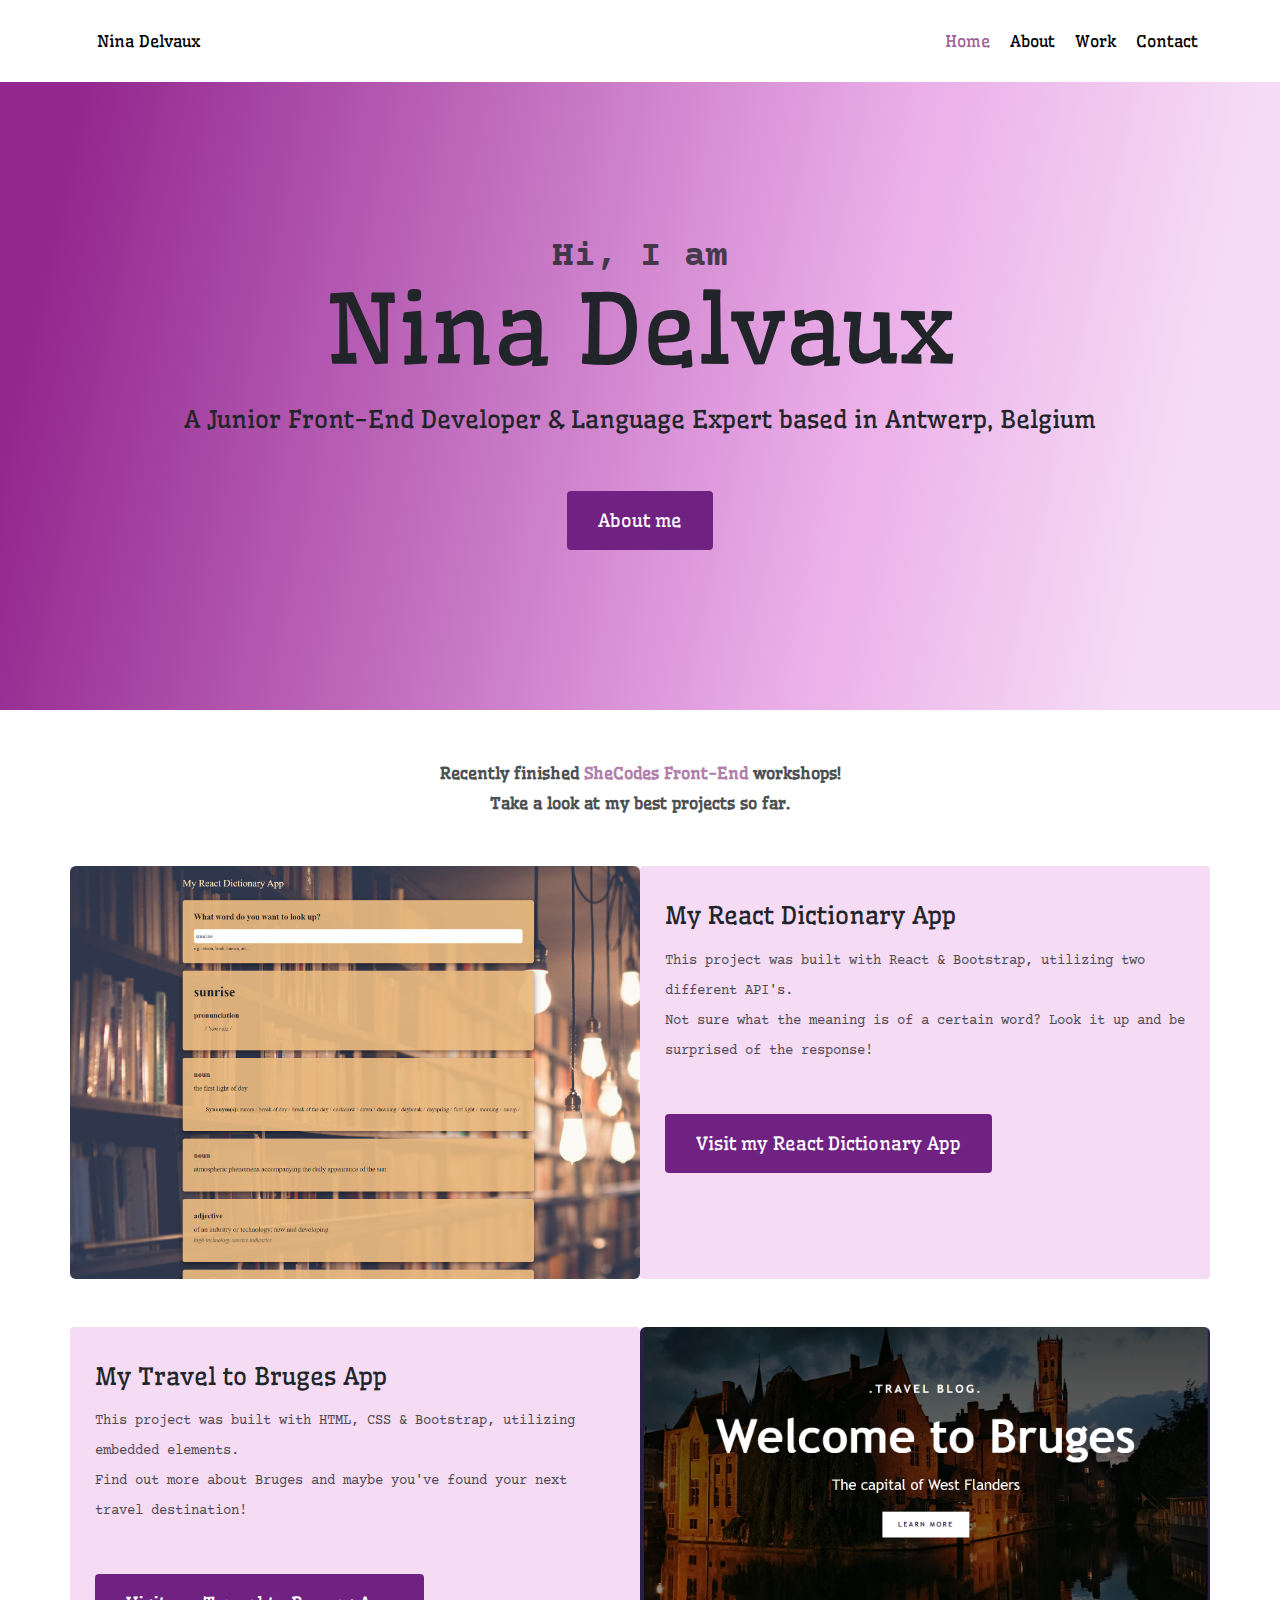
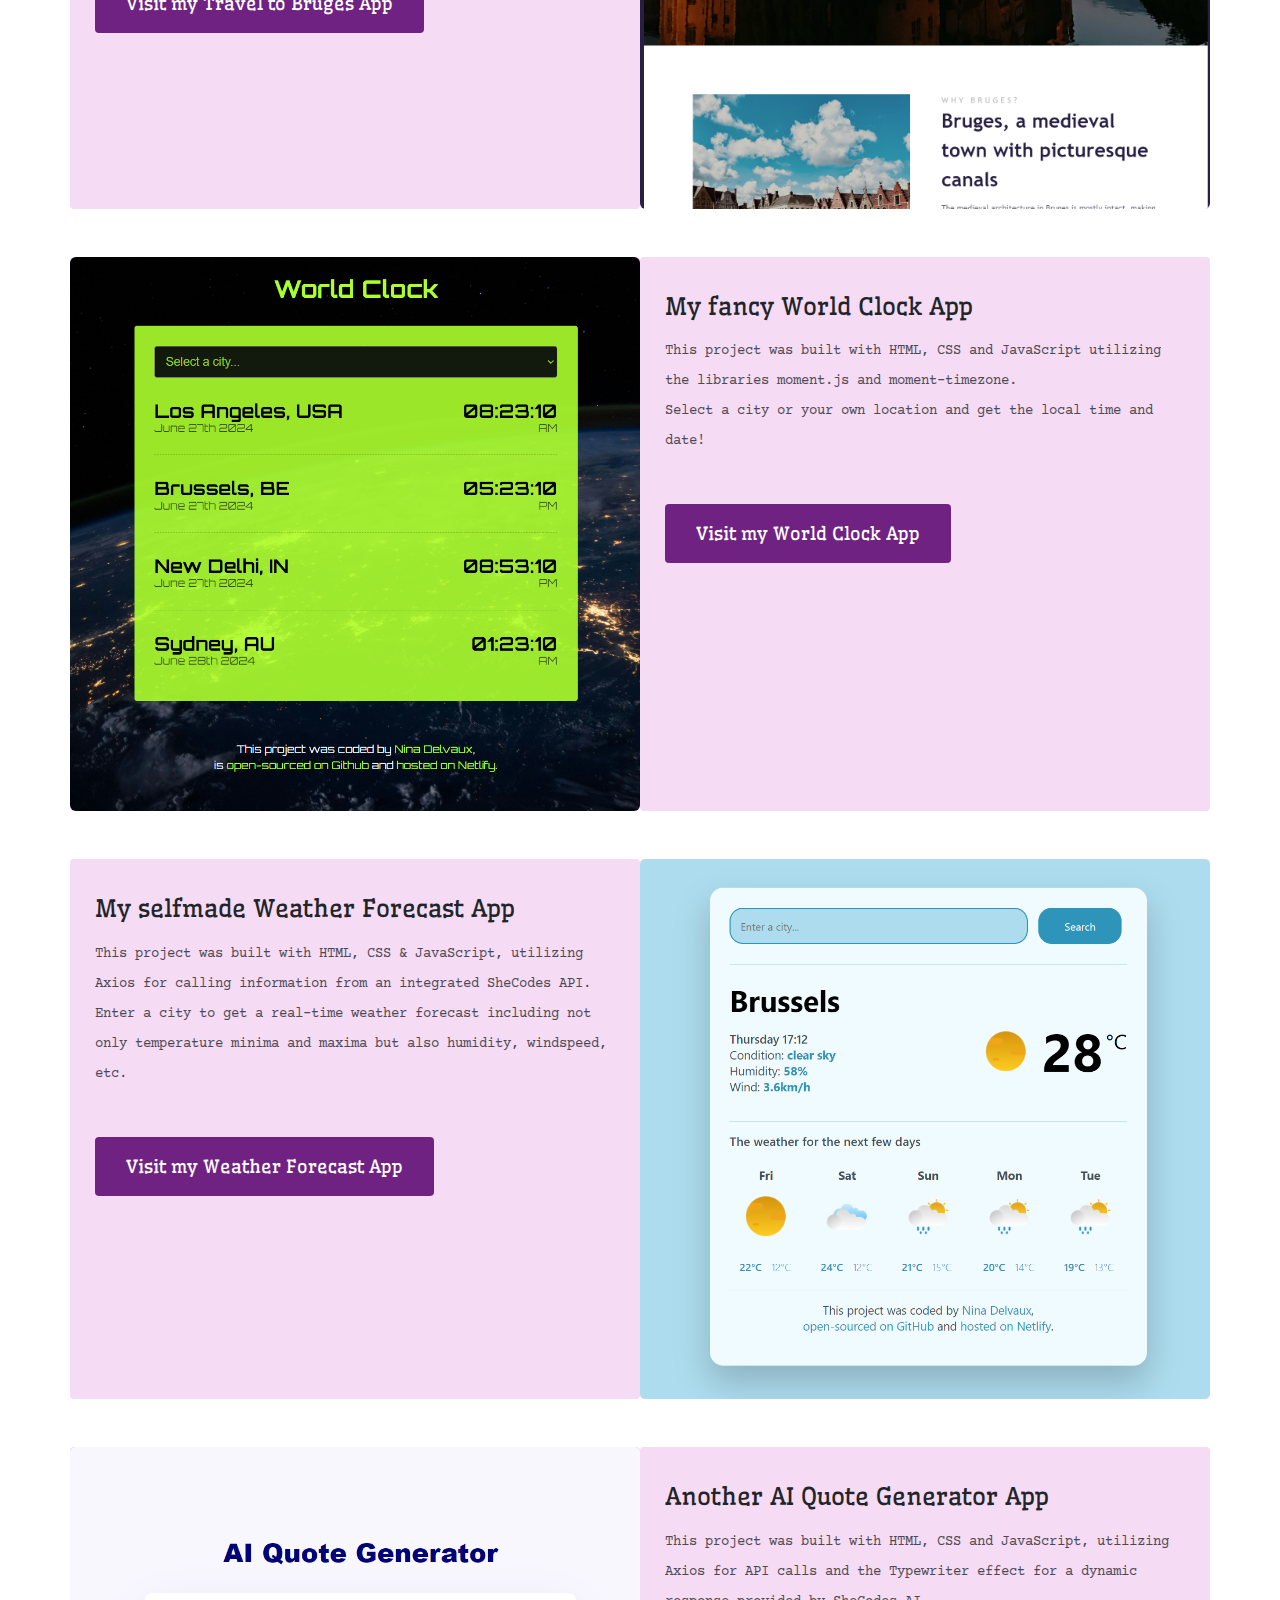
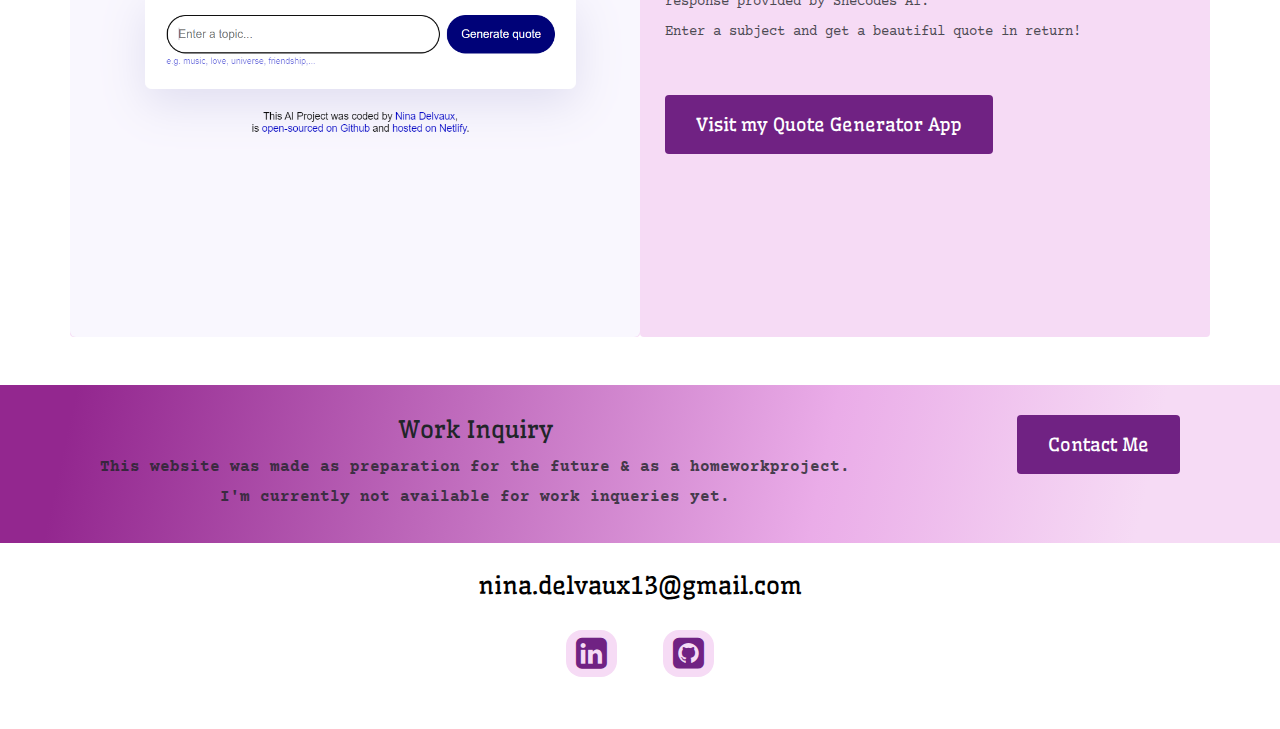
<file: index.html>
<!DOCTYPE html>
<html lang="en">
  <head>
    <meta charset="UTF-8" />
    <meta name="viewport" content="width=device-width, initial-scale=1.0" />
    <meta http-equiv="X-UA-Compatible" content="IE=7" />
    <link rel="preconnect" href="https://fonts.googleapis.com" />
    <link rel="preconnect" href="https://fonts.gstatic.com" crossorigin />
    <link
      href="https://fonts.googleapis.com/css2?family=Wellfleet&display=swap"
      rel="stylesheet"
    />
    <link
      href="https://fonts.googleapis.com/css2?family=Courier+Prime:ital,wght@0,400;0,700;1,400;1,700&family=Wellfleet&display=swap"
      rel="stylesheet"
    />
    <link
      href="https://cdn.jsdelivr.net/npm/bootstrap@5.3.3/dist/css/bootstrap.min.css"
      rel="stylesheet"
      integrity="sha384-QWTKZyjpPEjISv5WaRU9OFeRpok6YctnYmDr5pNlyT2bRjXh0JMhjY6hW+ALEwIH"
      crossorigin="anonymous"
    />
    <script
      src="https://cdn.jsdelivr.net/npm/bootstrap@5.3.3/dist/js/bootstrap.bundle.min.js"
      integrity="sha384-YvpcrYf0tY3lHB60NNkmXc5s9fDVZLESaAA55NDzOxhy9GkcIdslK1eN7N6jIeHz"
      crossorigin="anonymous"
    ></script>
    <link rel="stylesheet" href="/src/style.css" />
    <link
      rel="stylesheet"
      href="https://cdnjs.cloudflare.com/ajax/libs/font-awesome/4.7.0/css/font-awesome.min.css"
    />
    <title>Language Expert & Front-end Developer - Nina Delvaux</title>
    <meta
      name="description"
      content="Nina Delvaux is studying Translation in Dutch-French-Italian and training to be a Front-end Developer. This website contains her portfolio of codingprojects and workexperience to show to future employers"
    />
  </head>
  <body>
    <div class="container">
      <nav class="d-flex justify-content-between">
        <ul class="d-none d-md-block">
          <li>
            <a href="/" title="Go to homepage">Nina Delvaux</a>
          </li>
        </ul>
        <ul>
          <li class="active">
            <a href="/" title="Go to homepage">Home</a>
          </li>
          <li>
            <a href="/about.html" title="Get to know Nina">About</a>
          </li>
          <li>
            <a href="/work.html" title="Nina her work">Work</a>
          </li>
          <li>
            <a href="/contact.html" title="Contact Nina">Contact</a>
          </li>
        </ul>
      </nav>
    </div>
    <div class="hero">
      <p>Hi, I am</p>
      <h1>Nina Delvaux</h1>
      <h2 class="mb-5">
        A Junior Front-End Developer & Language Expert based in Antwerp, Belgium
      </h2>
      <div>
        <a href="/about.html" class="btn btn-branding" title="Get to know Nina"
          >About me</a
        >
      </div>
    </div>
    <p class="text-center m-5 centered-p">
      Recently finished
      <a
        href="https://www.shecodes.io/graduates/123226-nina-delvaux"
        target="_blank"
        class="shecodes-link"
        >SheCodes Front-End</a
      >
      workshops!
      <br />
      Take a look at my best projects so far.
    </p>
    <div class="container">
      <div class="row mt-5">
        <div class="col-lg-6">
          <img
            src="/images/myreactdictionaryapp-small.png"
            class="img-fluid rounded"
            title="Screenshot of React Dictionary project"
          />
        </div>
        <div class="col-lg-6 project-description">
          <h2 class="mb-3">My React Dictionary App</h2>
          <p>
            This project was built with React & Bootstrap, utilizing two
            different API's.<br />
            Not sure what the meaning is of a certain word? Look it up and be
            surprised of the response!
          </p>
          <div class="mt-5 mb-5">
            <a
              href="https://myreactdictionaryapp.netlify.app/"
              target="_blank"
              class="btn btn-branding"
              title="Go to the React Dictionary website"
              >Visit my React Dictionary App</a
            >
          </div>
        </div>
      </div>
      <div class="row mt-5">
        <div class="col-lg-6 project-description">
          <h2 class="mb-3">My Travel to Bruges App</h2>
          <p>
            This project was built with HTML, CSS & Bootstrap, utilizing
            embedded elements. <br />
            Find out more about Bruges and maybe you've found your next travel
            destination!
          </p>
          <div class="mb-5 mt-5">
            <a
              href="https://travel-to-bruges.netlify.app/"
              target="_blank"
              class="btn btn-branding"
              title="Go to Travel Bruges website"
              >Visit my Travel to Bruges App</a
            >
          </div>
        </div>
        <div class="col-lg-6">
          <img
            src="/images/bruges-small.png"
            class="img-fluid rounded"
            title="Screenshot of Weather Forecast project"
          />
        </div>
      </div>
      <div class="row mt-5">
        <div class="col-lg-6">
          <img
            src="/images/World Clock screenshot.png"
            class="img-fluid rounded"
            title="Screenshot of World Clock project"
          />
        </div>
        <div class="col-lg-6 project-description">
          <h2 class="mb-3">My fancy World Clock App</h2>
          <p>
            This project was built with HTML, CSS and JavaScript utilizing the
            libraries moment.js and moment-timezone. <br />
            Select a city or your own location and get the local time and date!
          </p>
          <div class="mt-5 mb-5">
            <a
              href="https://my-fancy-world-clock.netlify.app/"
              target="_blank"
              class="btn btn-branding"
              title="Go to the World Clock website"
              >Visit my World Clock App</a
            >
          </div>
        </div>
      </div>
      <div class="row mt-5">
        <div class="col-lg-6 project-description">
          <h2 class="mb-3">My selfmade Weather Forecast App</h2>
          <p>
            This project was built with HTML, CSS & JavaScript, utilizing Axios
            for calling information from an integrated SheCodes API. <br />
            Enter a city to get a real-time weather forecast including not only
            temperature minima and maxima but also humidity, windspeed, etc.
          </p>
          <div class="mb-5 mt-5">
            <a
              href="https://my-selfmade-weather-forecast.netlify.app/"
              target="_blank"
              class="btn btn-branding"
              title="Go to the Weather Forecast website"
              >Visit my Weather Forecast App</a
            >
          </div>
        </div>
        <div class="col-lg-6">
          <img
            src="/images/Weather Forecast screenshot.png"
            class="img-fluid rounded"
            title="Screenshot of Weather Forecast project"
          />
        </div>
      </div>
      <div class="row mt-5">
        <div class="col-lg-6">
          <img
            src="/images/Quote Generator screenshot.png"
            class="img-fluid rounded"
            title="Screenshot of Quote Generator project"
          />
        </div>
        <div class="col-lg-6 project-description">
          <h2 class="mb-3">Another AI Quote Generator App</h2>
          <p>
            This project was built with HTML, CSS and JavaScript, utilizing
            Axios for API calls and the Typewriter effect for a dynamic response
            provided by SheCodes AI. <br />
            Enter a subject and get a beautiful quote in return!
          </p>
          <div class="mt-5 mb-5">
            <a
              href="https://another-quote-generator.netlify.app/"
              target="_blank"
              class="btn btn-branding"
              title="Go to the Quote Generator website"
              >Visit my Quote Generator App</a
            >
          </div>
        </div>
      </div>
    </div>
    <div class="footer-container">
      <footer class="text-center mt-5">
        <div
          class="contact-box d-flex justify-content-between mb-4 d-none d-md-flex"
        >
          <div>
            <h2>Work Inquiry</h2>
            <p>
              <b
                >This website was made as preparation for the future & as a
                homeworkproject. <br />I'm currently not available for work
                inqueries yet.</b
              >
            </p>
          </div>
          <div>
            <a
              href="/contact.html"
              class="btn btn-branding"
              title="Contact Nina for work inquiries"
              >Contact Me</a
            >
          </div>
        </div>
        <a
          href="mailto:nina.delvaux13@gmail.com"
          class="email-link"
          title="Send an email to Nina"
          >nina.delvaux13@gmail.com</a
        >
        <div class="social-links mt-4 mb-5">
          <a
            href="https://www.linkedin.com/in/nina-delvaux-8363b2268/"
            target="_blank"
            class="rounded-4"
            title="Visit Nina's LinkedIn-profile"
            ><i class="fa fa-linkedin-square"></i
          ></a>
          <a
            href="https://github.com/NinaDlvx"
            target="_blank"
            class="rounded-4"
            title="Visit Nina's Github-profile"
            ><i class="fa fa-github-square"></i
          ></a>
        </div>
      </footer>
    </div>
  </body>
</html>
</file>
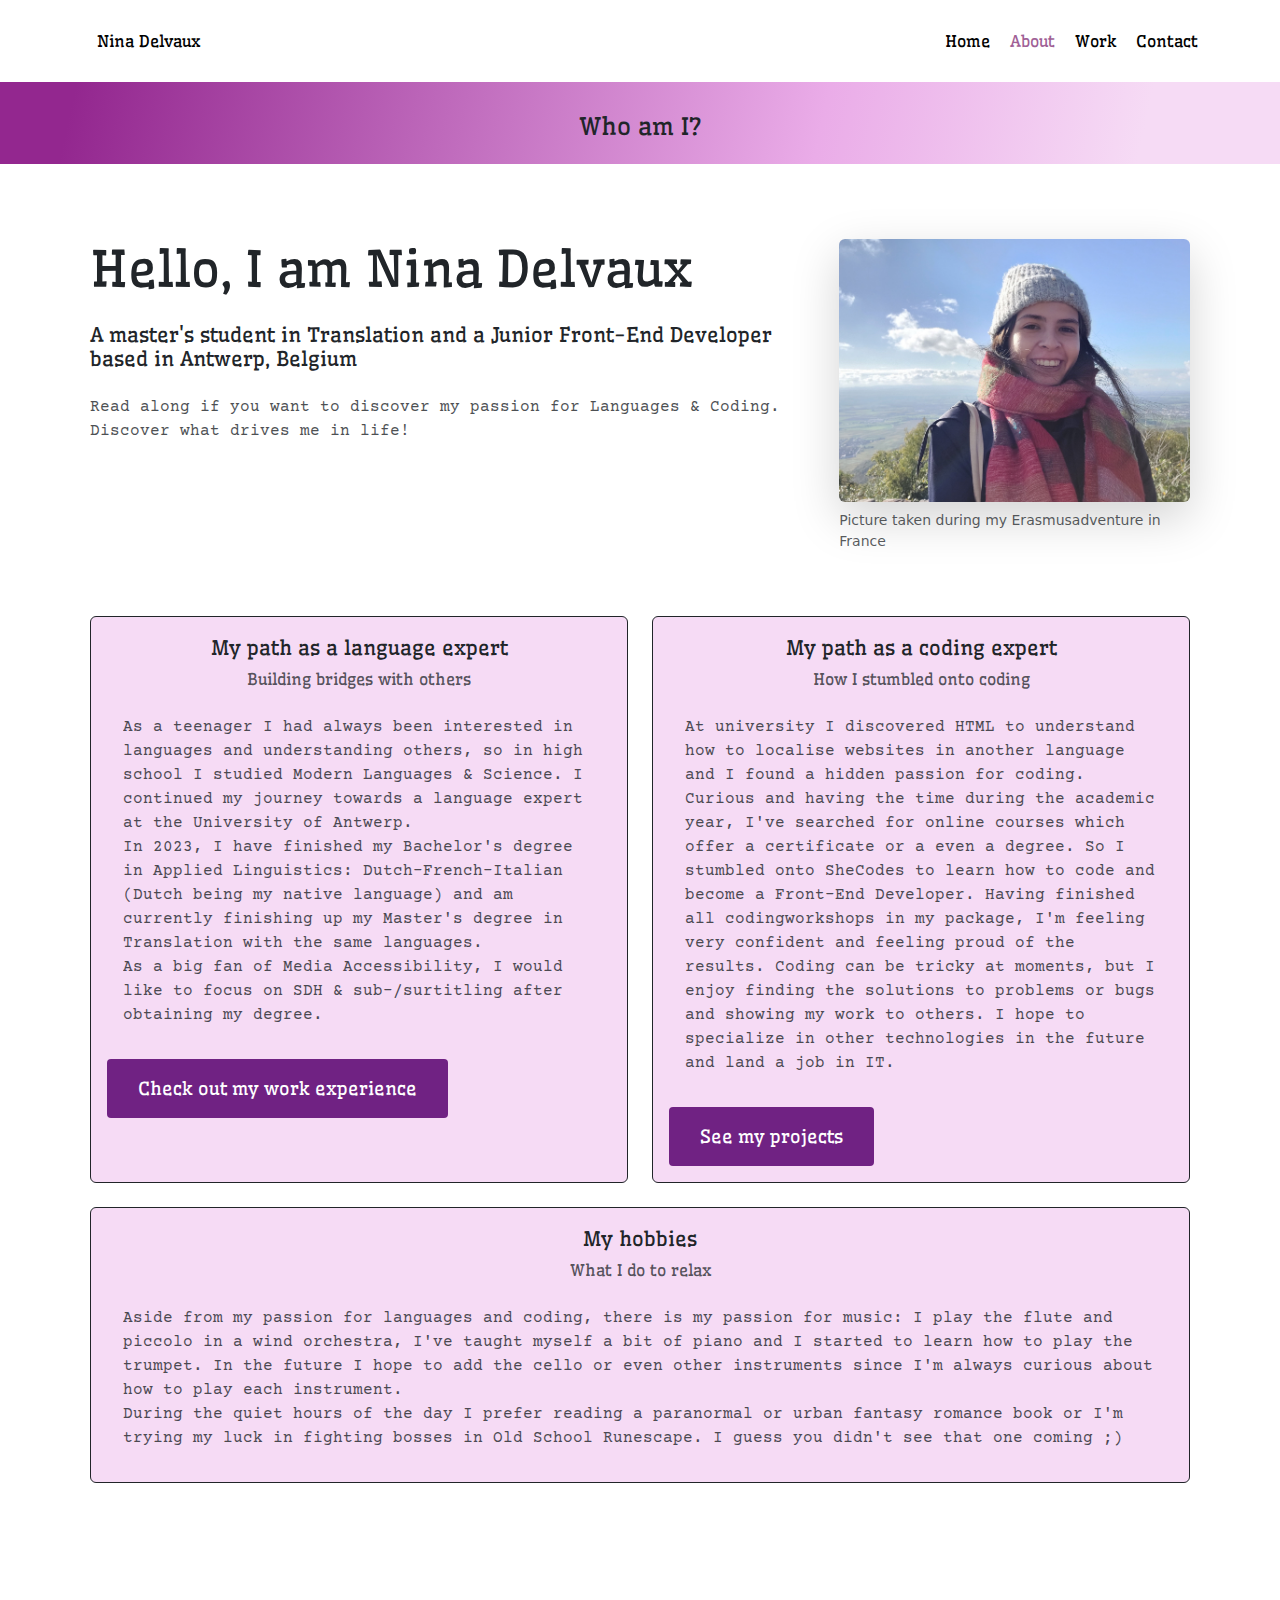
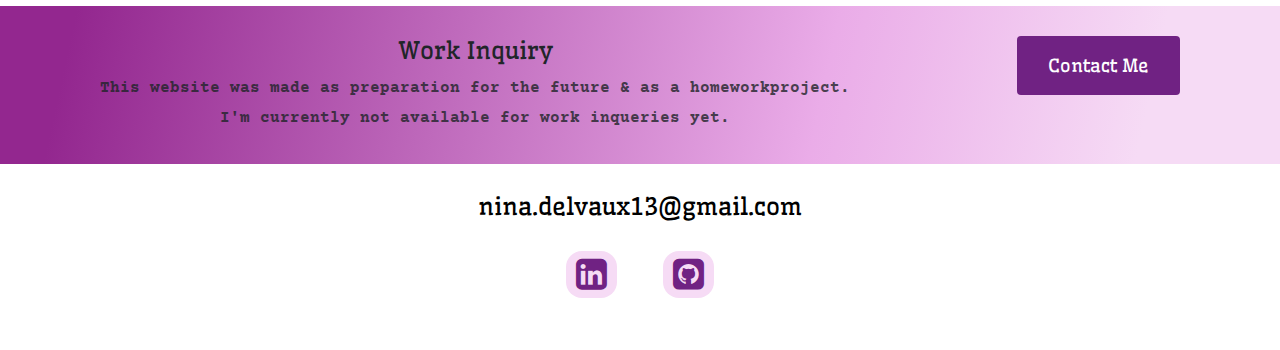
<file: about.html>
<!DOCTYPE html>
<html lang="en">
  <head>
    <meta charset="UTF-8" />
    <meta name="viewport" content="width=device-width, initial-scale=1.0" />
    <meta http-equiv="X-UA-Compatible" content="IE=7" />
    <link rel="preconnect" href="https://fonts.googleapis.com" />
    <link rel="preconnect" href="https://fonts.gstatic.com" crossorigin />
    <link
      href="https://fonts.googleapis.com/css2?family=Wellfleet&display=swap"
      rel="stylesheet"
    />
    <link
      href="https://fonts.googleapis.com/css2?family=Courier+Prime:ital,wght@0,400;0,700;1,400;1,700&family=Wellfleet&display=swap"
      rel="stylesheet"
    />
    <link
      href="https://cdn.jsdelivr.net/npm/bootstrap@5.3.3/dist/css/bootstrap.min.css"
      rel="stylesheet"
      integrity="sha384-QWTKZyjpPEjISv5WaRU9OFeRpok6YctnYmDr5pNlyT2bRjXh0JMhjY6hW+ALEwIH"
      crossorigin="anonymous"
    />
    <script
      src="https://cdn.jsdelivr.net/npm/bootstrap@5.3.3/dist/js/bootstrap.bundle.min.js"
      integrity="sha384-YvpcrYf0tY3lHB60NNkmXc5s9fDVZLESaAA55NDzOxhy9GkcIdslK1eN7N6jIeHz"
      crossorigin="anonymous"
    ></script>
    <link rel="stylesheet" href="/src/style.css" />
    <link
      rel="stylesheet"
      href="https://cdnjs.cloudflare.com/ajax/libs/font-awesome/4.7.0/css/font-awesome.min.css"
    />
    <title>Learn all about Nina - Nina Delvaux</title>
    <meta
      name="description"
      content="Read all about Nina Delvaux' path to a language and coding expert and get to know more."
    />
  </head>
  <body>
    <div class="container">
      <nav class="d-flex justify-content-between">
        <ul class="d-none d-md-block">
          <li>
            <a href="/" title="Go to homepage">Nina Delvaux</a>
          </li>
        </ul>
        <ul>
          <li>
            <a href="/" title="Go to homepage">Home</a>
          </li>
          <li class="active">
            <a href="/about.html" title="Get to know Nina">About</a>
          </li>
          <li>
            <a href="/work.html" title="Nina her work">Work</a>
          </li>
          <li>
            <a href="/contact.html" title="Contact Nina">Contact</a>
          </li>
        </ul>
      </nav>
    </div>
    <div class="source-box">
      <h2 class="text-center">Who am I?</h2>
    </div>
    <div class="container content-container">
      <div class="row header-about-page mb-5">
        <div class="col-lg-8">
          <h1 class="mb-4">Hello, I am Nina Delvaux</h1>
          <h2 class="mb-4">
            A master's student in Translation and a Junior Front-End Developer
            based in Antwerp, Belgium
          </h2>
          <p class="mb-5">
            Read along if you want to discover my passion for Languages &
            Coding. <br />Discover what drives me in life!
          </p>
        </div>
        <div class="col-lg-4">
          <figure class="figure">
            <img
              src="/images/Château du Haut-Koenigsbourg, Alsace, France.jpg"
              class="figure-img img-fluid rounded shadow-lg"
              alt="Nina Delvaux, a brunette wearing a grey beanie and a red scarf, with a view of the blue sky in the background"
              title="Nina Delvaux on the hill of Château du Haut-Koenigsbourg in France"
            />
            <figcaption class="figure-caption">
              Picture taken during my Erasmusadventure in France
            </figcaption>
          </figure>
        </div>
      </div>

      <div class="content">
        <div class="row g-4">
          <div class="col-lg card-group">
            <div class="card">
              <div class="card-body">
                <h5 class="card-title">My path as a language expert</h5>
                <h6 class="card-subtitle mb-2 text-body-secondary">
                  Building bridges with others
                </h6>
                <p class="card-text p-3">
                  As a teenager I had always been interested in languages and
                  understanding others, so in high school I studied Modern
                  Languages & Science. I continued my journey towards a language
                  expert at the University of Antwerp. <br />In 2023, I have
                  finished my Bachelor's degree in Applied Linguistics:
                  Dutch-French-Italian (Dutch being my native language) and am
                  currently finishing up my Master's degree in Translation with
                  the same languages.
                  <br />
                  As a big fan of Media Accessibility, I would like to focus on
                  SDH & sub-/surtitling after obtaining my degree.
                </p>
                <a
                  href="/work.html#workexperience"
                  class="btn btn-branding"
                  title="Check Nina's work experience"
                  >Check out my work experience</a
                >
              </div>
            </div>
          </div>
          <div class="col-lg card-group">
            <div class="card">
              <div class="card-body">
                <h5 class="card-title">My path as a coding expert</h5>
                <h6 class="card-subtitle mb-2 text-body-secondary">
                  How I stumbled onto coding
                </h6>
                <p class="card-text p-3">
                  At university I discovered HTML to understand how to localise
                  websites in another language and I found a hidden passion for
                  coding. Curious and having the time during the academic year,
                  I've searched for online courses which offer a certificate or
                  a even a degree. So I stumbled onto SheCodes to learn how to
                  code and become a Front-End Developer. Having finished all
                  codingworkshops in my package, I'm feeling very confident and
                  feeling proud of the results. Coding can be tricky at moments,
                  but I enjoy finding the solutions to problems or bugs and
                  showing my work to others. I hope to specialize in other
                  technologies in the future and land a job in IT.
                </p>
                <a
                  href="/work.html"
                  class="btn btn-branding"
                  title="Check Nina's codingprojects"
                  >See my projects</a
                >
              </div>
            </div>
          </div>

          <div class="col-lg-12">
            <div class="card">
              <div class="card-body">
                <h5 class="card-title">My hobbies</h5>
                <h6 class="card-subtitle mb-2 text-body-secondary">
                  What I do to relax
                </h6>
                <p class="card-text p-3">
                  Aside from my passion for languages and coding, there is my
                  passion for music: I play the flute and piccolo in a wind
                  orchestra, I've taught myself a bit of piano and I started to
                  learn how to play the trumpet. In the future I hope to add the
                  cello or even other instruments since I'm always curious about
                  how to play each instrument.
                  <br />
                  During the quiet hours of the day I prefer reading a
                  paranormal or urban fantasy romance book or I'm trying my luck
                  in fighting bosses in Old School Runescape. I guess you didn't
                  see that one coming ;)
                </p>
              </div>
            </div>
          </div>
        </div>
      </div>
    </div>
    <div class="footer-container">
      <footer class="text-center mt-5">
        <div
          class="contact-box d-flex justify-content-between mb-4 d-none d-md-flex"
        >
          <div>
            <h2>Work Inquiry</h2>
            <p>
              <b
                >This website was made as preparation for the future & as a
                homeworkproject. <br />I'm currently not available for work
                inqueries yet.</b
              >
            </p>
          </div>
          <div>
            <a
              href="/contact.html"
              class="btn btn-branding"
              title="Contact Nina for work inquiries"
              >Contact Me</a
            >
          </div>
        </div>
        <a
          href="mailto:nina.delvaux13@gmail.com"
          class="email-link"
          title="Send an email to Nina"
          >nina.delvaux13@gmail.com</a
        >
        <div class="social-links mt-4 mb-5">
          <a
            href="https://www.linkedin.com/in/nina-delvaux-8363b2268/"
            target="_blank"
            class="rounded-4"
            title="Visit Nina's LinkedIn-profile"
            ><i class="fa fa-linkedin-square"></i
          ></a>
          <a
            href="https://github.com/NinaDlvx"
            target="_blank"
            class="rounded-4"
            title="Visit Nina's Github-profile"
            ><i class="fa fa-github-square"></i
          ></a>
        </div>
      </footer>
    </div>
  </body>
</html>
</file>
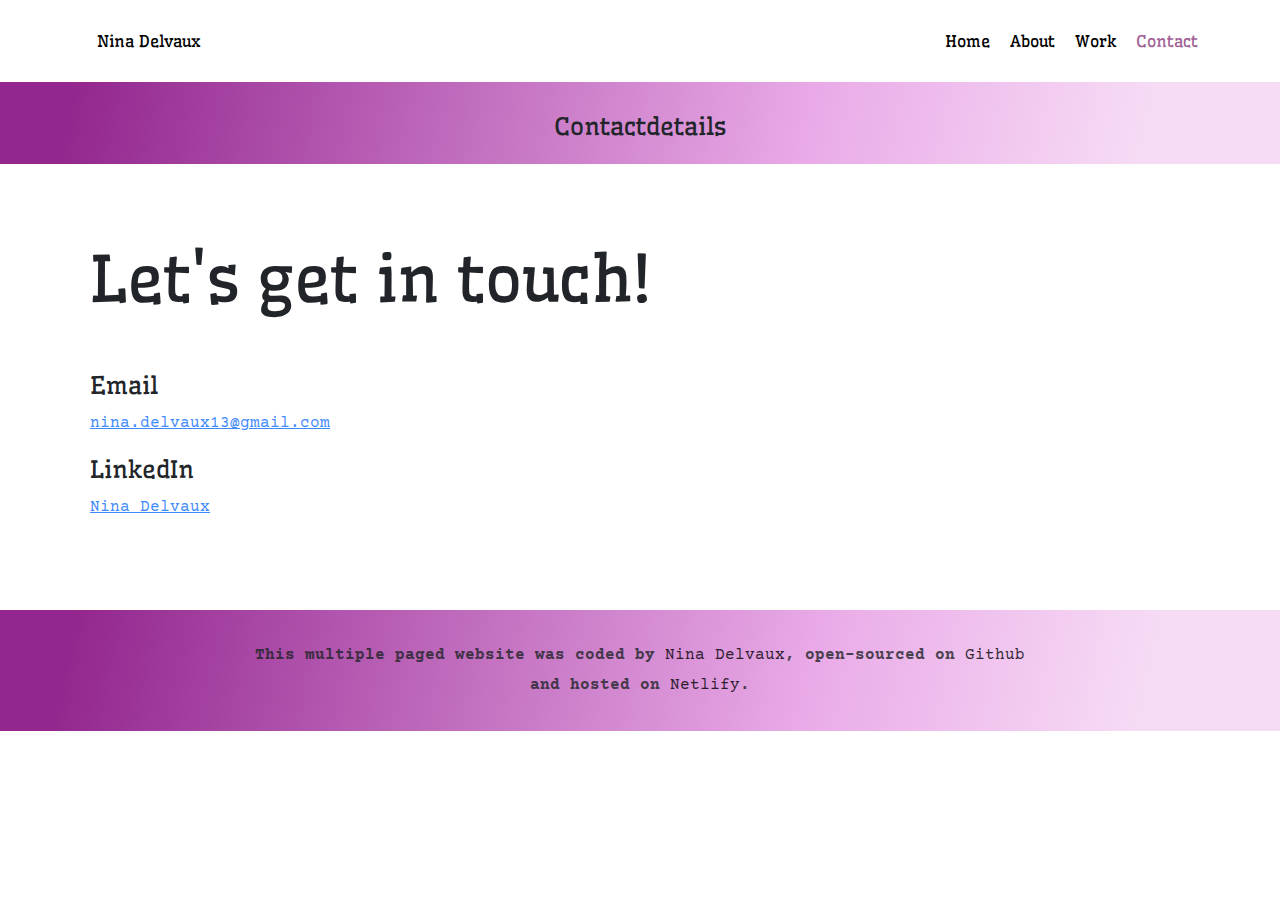
<file: contact.html>
<!DOCTYPE html>
<html lang="en">
  <head>
    <meta charset="UTF-8" />
    <meta name="viewport" content="width=device-width, initial-scale=1.0" />
    <meta http-equiv="X-UA-Compatible" content="IE=7" />
    <link rel="preconnect" href="https://fonts.googleapis.com" />
    <link rel="preconnect" href="https://fonts.gstatic.com" crossorigin />
    <link
      href="https://fonts.googleapis.com/css2?family=Wellfleet&display=swap"
      rel="stylesheet"
    />
    <link rel="preconnect" href="https://fonts.googleapis.com" />
    <link rel="preconnect" href="https://fonts.gstatic.com" crossorigin />
    <link
      href="https://fonts.googleapis.com/css2?family=Courier+Prime:ital,wght@0,400;0,700;1,400;1,700&family=Wellfleet&display=swap"
      rel="stylesheet"
    />
    <link
      href="https://cdn.jsdelivr.net/npm/bootstrap@5.3.3/dist/css/bootstrap.min.css"
      rel="stylesheet"
      integrity="sha384-QWTKZyjpPEjISv5WaRU9OFeRpok6YctnYmDr5pNlyT2bRjXh0JMhjY6hW+ALEwIH"
      crossorigin="anonymous"
    />
    <script
      src="https://cdn.jsdelivr.net/npm/bootstrap@5.3.3/dist/js/bootstrap.bundle.min.js"
      integrity="sha384-YvpcrYf0tY3lHB60NNkmXc5s9fDVZLESaAA55NDzOxhy9GkcIdslK1eN7N6jIeHz"
      crossorigin="anonymous"
    ></script>
    <link rel="stylesheet" href="/src/style.css" />
    <title>Contact Nina via different ways - Nina Delvaux</title>
    <meta
      name="description"
      content="This is Nina Delvaux' contactpage. With the provided contactdetails you can either send an email or send a message on LinkedIn or Facebook"
    />
  </head>
  <body>
    <div class="container">
      <nav class="d-flex justify-content-between">
        <ul class="d-none d-md-block">
          <li>
            <a href="/" title="Go to homepage">Nina Delvaux</a>
          </li>
        </ul>
        <ul>
          <li>
            <a href="/" title="Go to homepage">Home</a>
          </li>
          <li>
            <a href="/about.html" title="Get to know Nina">About</a>
          </li>
          <li>
            <a href="/work.html" title="Nina her work">Work</a>
          </li>
          <li class="active">
            <a href="/contact.html" title="Contact Nina">Contact</a>
          </li>
        </ul>
      </nav>
    </div>
    <div class="source-box"><h2 class="text-center">Contactdetails</h2></div>

    <div class="content-container container">
      <div class="content">
        <h1 class="mb-5">Let's get in touch!</h1>
        <h3>Email</h3>
        <p>
          <a
            href="mailto:nina.delvaux13@gmail.com"
            title="Send an email to Nina"
            >nina.delvaux13@gmail.com</a
          >
        </p>
        <h3>LinkedIn</h3>
        <p>
          <a
            href="https://www.linkedin.com/in/nina-delvaux-8363b2268/"
            target="_blank"
            title="Visit Nina's LinkedIn-profile"
            >Nina Delvaux</a
          >
        </p>
      </div>
    </div>
    <footer class="source-box text-center">
      <div>
        <p>
          <b
            >This multiple paged website was coded by
            <a href="https://github.com/NinaDlvx" target="_blank"
              >Nina Delvaux</a
            >, open-sourced on
            <a
              href="https://github.com/NinaDlvx/portfolio-project"
              target="_blank"
              >Github</a
            >
            <br />and hosted on
            <a
              href="https://professional-portfolio-project.netlify.app/"
              target="_blank"
              >Netlify</a
            >.</b
          >
        </p>
      </div>
    </footer>
  </body>
</html>
</file>
<file: src/style.css>
:root {
  --hero-font-family: "Wellfleet", monospace;
  --secondary-font-family: "Courier Prime", monospace;
  --branding-color: rgba(112, 34, 131, 1);
  --secondary-color: rgba(160, 95, 150, 1);
  --tertiary-color: rgba(246, 219, 245, 1);
}

.hero {
  background: linear-gradient(
    102.3deg,
    rgb(147, 39, 143) 5.9%,
    rgb(234, 172, 232) 64%,
    rgb(246, 219, 245) 89%
  );
  text-align: center;
  padding: 160px 20px;
  font-family: var(--hero-font-family);
}

.hero p {
  font-size: 36px;
  font-weight: bold;
  margin: 0;
}

.hero h2 {
  font-weight: normal;
  line-height: 2;
  font-size: 24px;
}

h1 {
  font-size: 96px;
}

h2 {
  font-size: 36px;
}

.btn-branding {
  background: var(--branding-color);
  border-radius: 4px;
  color: white;
  font-size: 18px;
  line-height: 27px;
  padding: 15px 30px;
}

.btn-branding:hover {
  color: var(--tertiary-color);
  background-color: var(--branding-color);
  opacity: 0.8;
}

.centered-p {
  font-family: var(--hero-font-family);
  font-weight: 900;
}

.shecodes-link {
  text-decoration: none;
  color: var(--secondary-color);
}
.shecodes-link:hover {
  text-decoration: underline;
}

.project-description {
  padding: 120px 60px 0 !important;
}

p {
  font-family: var(--secondary-font-family);
  font-size: 16px;
  line-height: 30px;
  opacity: 0.8;
}

h2,
a.btn-branding {
  font-family: var(--hero-font-family);
}

.col-lg-6 {
  background-color: var(--tertiary-color);
  padding: 0;
  border-radius: 4px;
}

.content-container {
  padding: 75px 20px;
  margin: 0 70px;
}

.header-about-page h1 {
  font-size: 50px;
  font-family: var(--hero-font-family);
}
.header-about-page h2 {
  font-size: 20px;
}
.header-about-page p {
  line-height: 1.5;
}

.content h1 {
  font-size: 64px;
  line-height: 80px;
  font-family: var(--hero-font-family);
}

.content h3 {
  font-size: 24px;
  line-height: 1.5;
  font-family: var(--hero-font-family);
}

.content p {
  line-height: 1.5;
  font-family: var(--secondary-font-family);
}

.card {
  border-color: 1px solid var(--branding-color);
  background-color: var(--tertiary-color);
}

.card-title,
.card-subtitle {
  font-family: var(--hero-font-family);
  text-align: center;
  line-height: 1.5;
}

nav {
  padding: 20px 0;
}

nav ul {
  padding: 0;
  margin: 0;
}

nav li {
  display: inline;
  list-style: none;
  line-height: 42px;
  margin-left: 15px;
  font-family: var(--hero-font-family);
}

nav a {
  text-decoration: none;
  color: rgb(0, 0, 0);
  transition: all 100ms ease-in-out;
}

nav a:hover,
nav li.active a {
  color: var(--secondary-color);
}

.footer-container {
  padding: 0;
}

footer .contact-box,
.source-box {
  background: linear-gradient(
    102.3deg,
    rgb(147, 39, 143) 5.9%,
    rgb(234, 172, 232) 64%,
    rgb(246, 219, 245) 89%
  );
  padding: 30px 100px 15px;
}

.source-box a {
  text-decoration: none;
  font-weight: 100;
  color: black;
  transition: all 200ms ease-in-out;
}
.source-box a:hover {
  text-decoration: underline;
}

footer .email-link {
  text-decoration: none;
  color: black;
  font-size: 24px;
  font-family: var(--hero-font-family);
}

footer .email-link:hover {
  color: var(--secondary-color);
}

footer .social-links a {
  font-size: 36px;
  margin: 20px;
  padding: 3px 10px;
  color: var(--branding-color);
  background-color: var(--tertiary-color);
  transition: all 200 ease-in-out;
}

footer .social-links a:hover {
  color: var(--tertiary-color);
  background-color: var(--branding-color);
}

@media (max-width: 992px) {
  .project-description {
    padding: 40px !important;
    text-align: center;
  }
  h1 {
    font-size: 66px;
  }
  h2 {
    font-size: 28px;
  }
  .centered-p {
    font-size: 20px;
  }
  .project-description p {
    text-align: center !important;
  }

  .content-container {
    padding: 20px;
    margin: 0 auto !important;
    text-align: center;
  }
  .content-container h1 {
    font-size: 36px;
    line-height: 1.5;
  }

  .source-box {
    padding: 30px;
  }
  .source-box p {
    font-size: 12px;
    line-height: 1.5;
  }
}

@media (max-width: 1400px) {
  .project-description {
    padding: 35px 25px 0 !important;
  }
  h2 {
    font-size: 24px;
  }
  .project-description p {
    font-size: 14px;
    text-align: left;
  }
}
</file>
